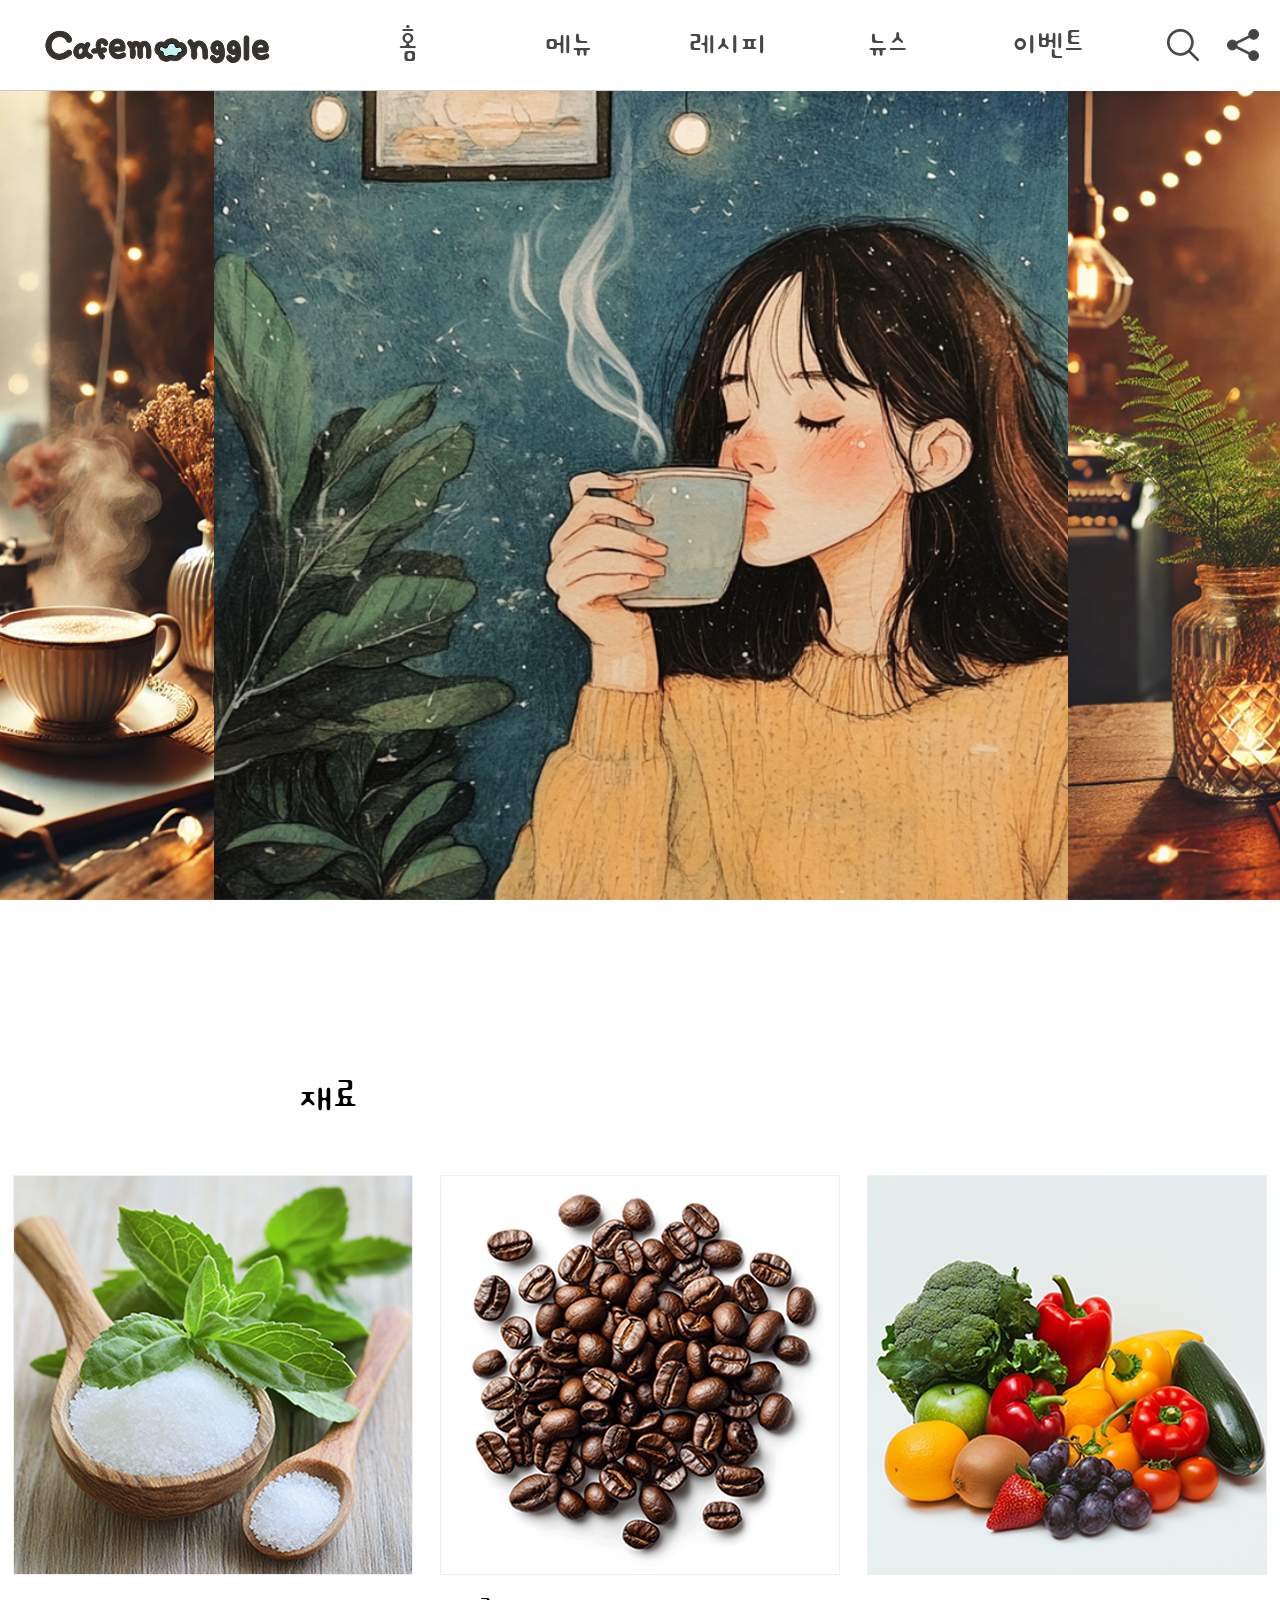
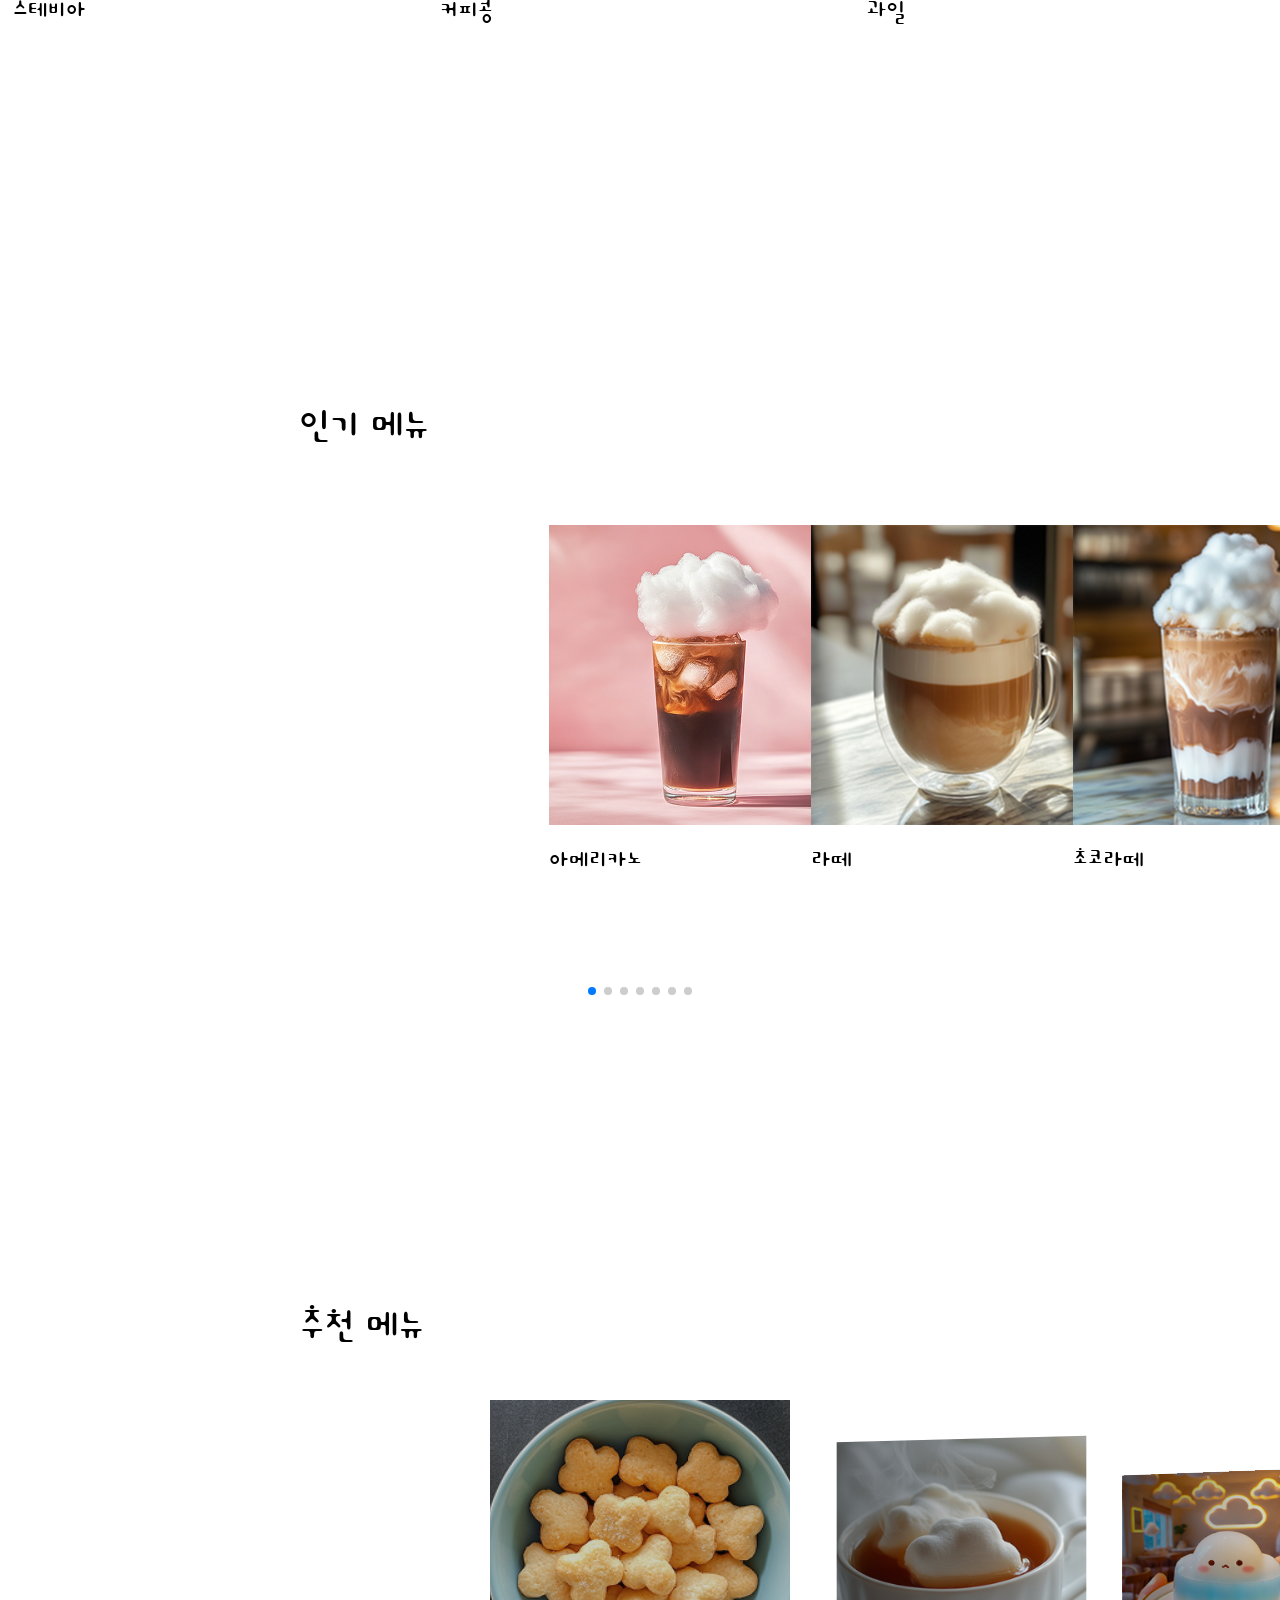
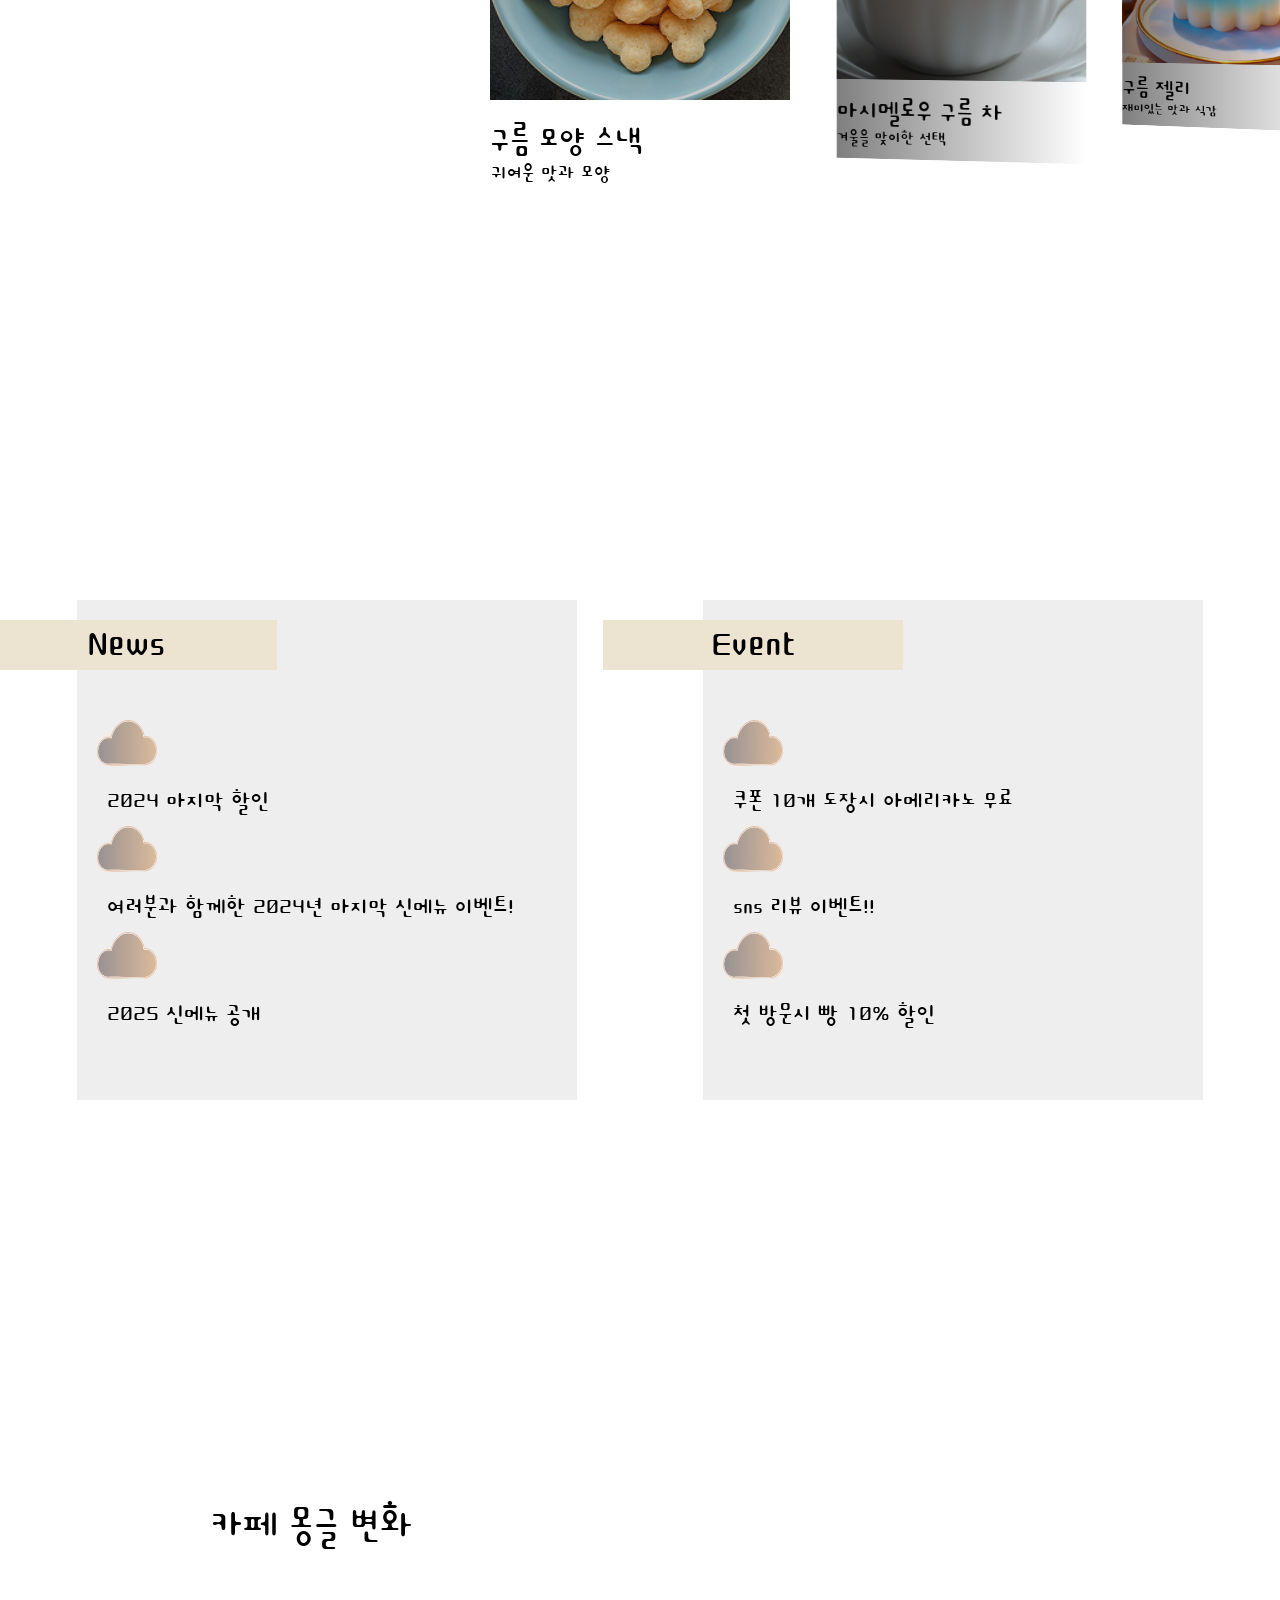
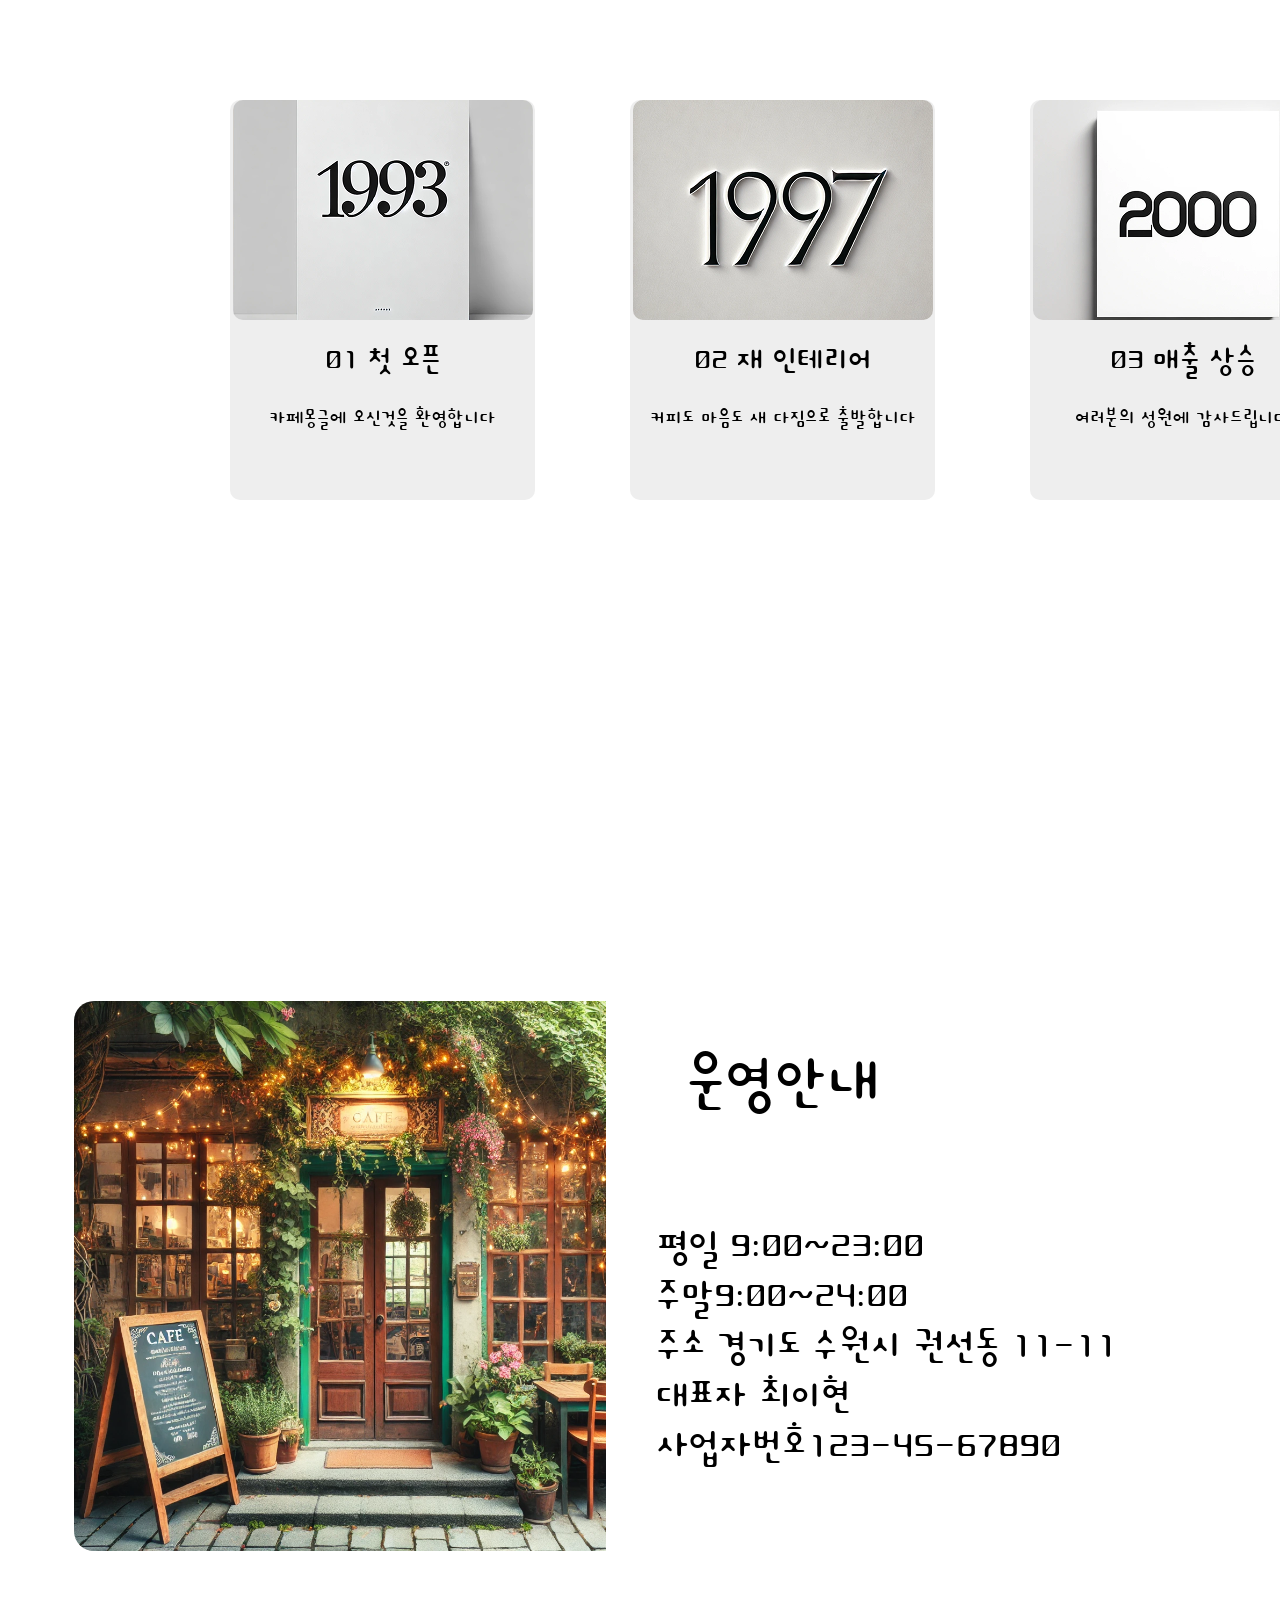
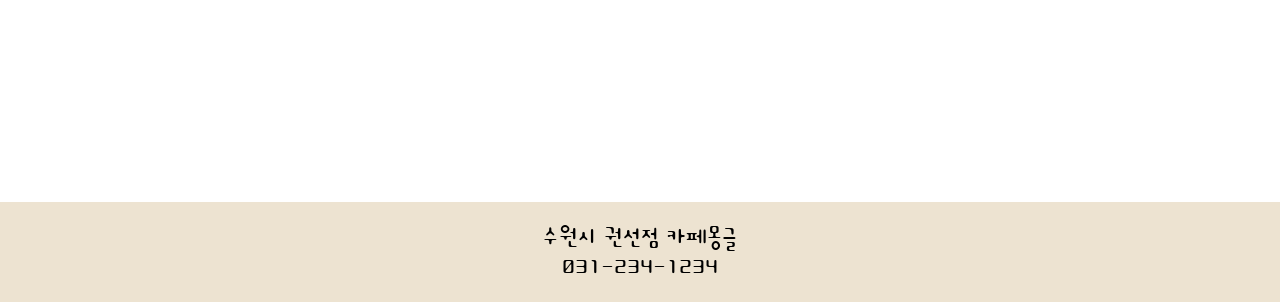
<file: cafe_monggle/index.html>
<!DOCTYPE html>
<html lang="ko">

<head>
   <meta charset="UTF-8">
   <meta name="viewport" content="width=device-width, initial-scale=1, minimum-scale=1, maximum-scale=1" />
   <meta name="description" content="cafe_monggle">
   <meta name="keywords" content="개인카페,몽글몽글,카페몽글">
   <meta name="author" content="cyh">
   <meta name="viewport" content="width=device-width, initial-scale=1.0">
   <title>카페 몽글</title>
   <script src="https://code.jquery.com/jquery-3.7.1.min.js"
      integrity="sha256-/JqT3SQfawRcv/BIHPThkBvs0OEvtFFmqPF/lYI/Cxo=" crossorigin="anonymous"></script>
   <script src="https://cdn.jsdelivr.net/npm/swiper@11/swiper-bundle.min.js"></script>
   <script src="js/main.js"></script>
   <link rel="shortcut icon" href="img/logo.png" type="image/x-icon">
   <link rel="stylesheet" href="https://cdn.jsdelivr.net/npm/swiper@11/swiper-bundle.min.css" />
   <link rel="stylesheet" href="css/reset.css">
   <link rel="stylesheet" href="css/common.css">
   <link rel="stylesheet" href="css/main_style.css">
</head>

<body>
   <div class="wrap">
      <header>
         <div class="inner">
            <h1><a href="#"><img src="img/logo.png" alt=카페몽글></a></h1>
            <nav>
               <ul class="gnb">
                  <li><a href="#">홈</a>
                  </li>
                  <li><a href="#">메뉴</a>
                     <ul class="sub">
                        <li><a href="#">커피</a></li>
                        <li><a href="#">음료</a></li>
                        <li><a href="#">디저트</a></li>
                        <li><a href="#">굿즈</a></li>
                     </ul>
                  </li>
                  <li><a href="#">레시피</a>
                     <ul class="sub">
                        <li><a href="#">커피</a></li>
                        <li><a href="#">음료</a></li>
                        <li><a href="#">디저트</a></li>
                     </ul>
                  </li>
                  <li><a href="#">뉴스</a>
                     <ul class="sub">
                        <li><a href="#">가게 소식</a></li>
                        <li><a href="#">메뉴 신상</a></li>
                        <li><a href="#">후기</a></li>
                     </ul>
                  </li>
                  <li><a href="#">이벤트</a></li>
               </ul>
            </nav>
            <div class="top_icons">
               <a href="#"><img src="img/Search.png" alt="돋보기"></a>
               <a href="#"><img src="img/Share.png" alt="공유"></a>
            </div><!-- //top_icons -->
         </div><!-- //inner -->
      </header>
      <div class="main_visual swiper">
         <ul class="swiper-wrapper">
            <li class="swiper-slide slide1"><a href="#"></a></li>
            <li class="swiper-slide slide2"><a href="#"></a></li>
            <li class="swiper-slide slide3"><a href="#"></a></li>
         </ul>
      </div><!-- //.main_visual -->

      <section class="contents1">

         <div class="inner">
            <h2><a href="#">재료</a></h2>
            <article>
               <a href="img/stevia_explain_img.png">
                  <div class="img_box">
                     <img src="img/stevia.png" alt="">
                  </div>
                  <p>스테비아</p>
               </a>
            </article>
            <article>
               <a href="img/coffeebean_explain_img.png">
                  <div class="img_box">
                     <img src="img/coffeebean.png" alt="">
                  </div>
                  <p>커피콩</p>
               </a>
            </article>
            <article>
               <a href="img/fruits_explain_img.png">
                  <div class="img_box">
                     <img src="img/fruit_vegetable.png" alt="">
                  </div>
                  <p>과일</p>
               </a>
            </article>
         </div><!-- //ingredient -->
      </section><!-- //contents1 -->

      <section class="contents2 swiper">
         <h2 class="inner"><a href="#"></a>인기 메뉴</h2>
         <div class="swiper-wrapper">
            <article class="swiper-slide americano">
               <a href="#"><img src="img/img01.png" alt="">
                  <p>아메리카노</p>
               </a>
            </article>
            <article class="swiper-slide latte">
               <a href="#"><img src="img/img02.png" alt="">
                  <p>라떼</p>
               </a>
            </article>
            <article class="swiper-slide choco_latte">
               <a href="#"><img src="img/img03.png" alt="">
                  <p>초코라떼</p>
               </a>
            </article>
            <article class="swiper-slide bread">
               <a href="#"><img src="img/img04.png" alt="">
                  <p>빵</p>
               </a>
            </article>
            <article class="swiper-slide ice_tea">
               <a href="#"><img src="img/img05.png" alt="">
                  <p>아이스티</p>
               </a>
            </article>
            <article class="swiper-slide vanila_latte">
               <a href="#"><img src="img/vanilla_latte.png" alt="">
                  <p>바닐라라떼</p>
               </a>
            </article>
            <article class="swiper-slide caramel_macchiato">
               <a href="#"><img src="img/caramel_macchiato.png" alt="">
                  <p>캬라멜마끼아또</p>
               </a>
            </article>
         </div><!-- //popular_menu -->
         <div class="swiper-pagination"></div>
      </section><!-- //contents2 -->

      <!-- swiper에서 cover flow로 슬라이드하자. -->
      <section class="season_menu">
         <h2><a href="#">추천 메뉴</a></h2>
         <div class="swiper">
            <ul class="swiper-wrapper slide">
               <li class="swiper-slide slide1">
                  <a href="#"><img src="img/snack.png" alt="slide1">
                     <p>구름 모양 스낵</p>귀여운 맛과 모양
                  </a>
               </li>
               <li class="swiper-slide slide2">
                  <a href="#"><img src="img/tea.png" alt="slide2">
                     <p>마시멜로우 구름 차</p>겨울을 맞이한 선택
                  </a>
               </li>
               <li class="swiper-slide slide3">
                  <a href="#"><img src="img/jelly.png" alt="slide3">
                     <p>구름 젤리</p>재미있는 맛과 식감
                  </a>
               </li>
               <li class="swiper-slide slide4">
                  <a href="#"><img src="img/snack.png" alt="slide1">
                     <p>구름 모양 스낵</p>귀여운 맛과 모양
                  </a>
               </li>
               <li class="swiper-slide slide5">
                  <a href="#"><img src="img/tea.png" alt="slide2">
                     <p>마시멜로우 구름 차</p>겨울을 맞이한 선택
                  </a>
               </li>
            </ul>
         </div>
      </section><!-- //season_menu -->


      <section class="content3">
         <article class="news_box">
            <h2 class="title1"><a href="#"><p>News</p></a></h2>
            <ul>
               <li><a href="#"><img src="img/cloud.png" alt="">
                    <p>2024 마지막 할인</p>
                  </a></li>
               <li><a href="#"><img src="img/cloud.png" alt="">
                  <p>여러분과 함께한 2024년
                        마지막 신메뉴 이벤트!</p>
                  </a></li>
               <li><a href="#"><img src="img/cloud.png" alt="">
                  <p>2025 신메뉴 공개</p>
                  </a></li>
            </ul>
         </article>
         <article class="event_box">
            <h2 class="title2"><a href="#"></a><p>Event</p></h2>
            <ul>
               <li><a href="#"><img src="img/cloud.png" alt="">
                  <p>쿠폰 10개 도장시 아메리카노 무료</p>
                  </a></li>
               <li><a href="#"><img src="img/cloud.png" alt="">
                  <p>sns 리뷰 이벤트!!</p>
                  </a></li>
               <li><a href="#"><img src="img/cloud.png" alt="">
                  <p>첫 방문시 빵 10% 할인</p>
                  </a></li>
            </ul>
         </article>
      </section>

      <section class="period">
         <div class="period_box">
            <h2>카페 몽글 변화</h2>
         </div><!-- //period_box -->
         <ul>
            <li><a href="#"><img src="img/KakaoTalk_20250118_180842877 1.png" alt="">
                  <p>01 첫 오픈</p><br>카페몽글에 오신것을 환영합니다
               </a></li>
            <li><a href="#"><img src="img/KakaoTalk_20250118_180842608 1.png" alt="">
                  <p>02 재 인테리어</p><br>커피도 마음도 새 다짐으로 출발합니다
               </a></li>
            <li><a href="#"><img src="img/KakaoTalk_20250118_180842371 1.png" alt="">
                  <p>03 매출 상승</p><br>여러분의 성원에 감사드립니다
               </a></li>
            <li><a href="#"><img src="img/KakaoTalk_20250118_180842156 1.png" alt="">
                  <p>04 지역 신문</p><br>오늘도 카페몽글에서 커피 한잔하세요
               </a></li>
         </ul>
      </section><!-- //period -->

      <div class="information">
         <div class="info_pic">
            <a href="#"><img src="img/cafe_img.webp" alt=""></a>
         </div><!-- info_pic -->
         <div class="info_txt">
            <p>운영안내</p>
            <div class="explain">
               평일 9:00~23:00
               <br>주말9:00~24:00
               <br>주소 경기도 수원시 권선동 11-11
               <br>대표자 최이현
               <br>사업자번호123-45-67890
            </div><!-- //explain -->
         </div><!-- //info_txt -->
      </div><!-- //infomation -->

      <footer>
            <p>수원시 권선점 카페몽글<br> 031-234-1234</p>
      </footer>
   </div><!-- //wrap -->
</body>

</html>
</file>
<file: cafe_monggle/css/common.css>
@charset "utf-8";
@import url('https://fonts.googleapis.com/css2?family=Cute+Font&display=swap');
/* box-sizing:content-box는 기본값이다.
따라서 border-box로 바꿔줘야 한다. */
* {
    box-sizing: border-box;
}

/* 왠만하면 구글폰트만 사용하고 :root에다가 --main-font-family:''; --main-red-color:#f00; 컬러 등등등 */
:root {
    --main-font-family: "Cute Font", 'sans-serif';
    --main-black-color: #464646;
    --main-red-color: #FF6060;
    --main_pink_color: #FFCADB;
}

body {
    font-family: var(--main-font-family);
}

.wrap {
    width: 100%;
    overflow: hidden;
}

h2{
    margin-left: 300px;
}
/* wrap에 height값 주지말자.
자식한테 주는게 정확하다. */

header {
    width: 100%;
    height: 90px;
    color: var(--main-black-color);
    position: relative;
    z-index: 10;
}

header .inner {
    height: 100%;
    display: flex;
    justify-content: space-between;
    align-items: center;
}
header nav ul.gnb{
    width: 800px;
    text-align: center;
    display: flex;
}
header nav ul.gnb>li {
    flex: 1;
    width: 100px;
    font-size: 40px;
    position: relative;
}
header nav ul.gnb>li>a{
    display: block;
    height: 90px;
    line-height: 90px;
}
header nav ul.gnb>li>ul.sub{
    position: absolute;
    display: none;
    width: 100%;
    left: 0;
    top: 90px;
    font-size: 20px;

}
header nav ul.gnb>li>ul.sub li{
    line-height: 50px;
    height: 50px;
    background: yellow;
}
header nav ul.gnb>li>ul.sub li a{
    display: block;
}
.top_icons{display: flex; gap: 20px;}
</file>
<file: cafe_monggle/css/main_style.css>
@charset "utf-8";

.main_visual {
    width: 100%;
    height: calc(100vh - 90px);
    /* border-top: 1px solid var(--main-black-color); */
    /*     padding: 90px 0; */

}

.main_visual ul {
    border: 1px solid #ccc;
    width: 100%;
    height: 100%;
}

.main_visual ul li {
    width: 80%;
    background-repeat: no-repeat;
    background-size: cover;
    background-color: #ccc;
}

.main_visual ul li.slide1 {
    background-image: url(../img/mainpic2.png);
}

.main_visual ul li.slide2 {
    background-image: url(../img/mainpic3.png);
}

.main_visual ul li.slide3 {
    background-image: url(../img/main_pic.png);
}

section {
    width: 100%;
    height: 100vh;
}

section h2 {
    font-size: 50px;
    width: 100%;
    margin-bottom: 50px;
}

section p {
    font-size: 30px;
    margin-top: 20px;
}

.contents1 {

    /*     height: 1002px; */
    justify-content: center;
    align-items: center;
}

.contents1 .inner {
    display: flex;
    flex-wrap: wrap;
    height: 100vh;
    justify-content: space-between;
    align-content: center;
}

.contents1 article .img_box {
    width: 400px;
    height: 400px;
    overflow: hidden;
    border: 1px solid #eee;
    /*     padding: 50px; */
}

.contents1 article .img_box img {
    transition: .6s;
}

.contents1 article .img_box:hover img {
    transform: scale(1.1);
}




.contents2 {
    /* background: yellow; */
    display: flex;
    flex-direction: column;
    justify-content: center;
    height: 100vh;
}

.contents2 .swiper-wrapper {
    height: 400px;
}

.contents2 article {
    padding: 25px;
    width: 500px;
    height: 100%;
    background-size: cover;
    /* background: #ccc; */
}

.contents2 section article .swiper-slideamericano {
    background-image: url(../img/img01.png);
}

.contents2 section article .swiper-slidelatte {
    background-image: url(../img/img02.png);
}

.contents2 section article .swiper-slidechoco_latte {
    background-image: url(../img/img03.png);
}

.contents2 section article .swiper-slidebread {
    background-image: url(../img/img04.png);
}

.contents2 section article .swiper-slideice_tea {
    background-image: url(../img/img05.png);
}

.contents2 section article .swiper-slidevanila_latte {
    background-image: url(../img/vanilla_latte.png);
}

.contents2 section article .swiper-slidecaramel_macchiato {
    background-image: url(../img/caramel_macchiato.png);
}

.contents2 .swiper-pagination {
    bottom: 100px;
    /*     margin-bottom: 150px; */
}

.season_menu{
    width: 100%;
    height: 100vh;
    display: flex;
}

.season_menu{
    display: flex;
    flex-direction: column;
    justify-content: center;
}
.season_menu h2{
    margin-left: 300px;
}
.season_menu p {
    font-size: 50px;
}
.season_menu .swiper{
    width: 100%;
    height: 400px;
    justify-content: center;
    align-items: center;
}
.season_menu .slide {

}
.season_menu li {
    width: 300px;
    font-size: 25px;
    
/*     width: 302px;
    height: 350px; */
}
.season_menu li img{width: 300px; height: 300px; object-fit: cover;}

.season_menu .slide p {
    font-size: 40px;
}

.content3{
    width: 100%;
    height: 100vh;
    display: flex;
    justify-content: center;
    align-items: center;
}
.content3 .title1{
    background: #ede3d1;
    width: 300px;
    height: 50px;
    margin-left: -100px;
}
.content3 .title1 p{
    display: block;
    font-size: 50px;
    text-align: center;
}
.content3 .news_box{
    width: 500px;
    background: #eee;
    height: 500px;
    margin-right: 50px;
}
.content3 .news_box li{
    font-size: 20px;
}
.content3 .news_box li p{
    font-size: 30px;
    padding: 0 30px;
    margin-top: 10px;
    line-height: 50px;
}
.content3 .news_box li img{
    width: 80px;
    padding-left: 20px;
}
.content3 .title2{
    background: #ede3d1;
    width: 300px;
    height: 50px;
    margin-left: -100px;
}
.content3 .title2 p{
    display: block;
    font-size: 50px;
    text-align: center;
}
.content3 .event_box{
    width: 500px;
    background: #eee;
    height: 500px;
}
.content3 .event_box li p{
    font-size: 30px;
    padding: 0 30px;
    margin-top: 10px;
    line-height: 50px;
}
.content3 .event_box li img{
    width: 80px;
    padding-left: 20px;
}

.period {
    width: 100%;
    height: 100vh
}

.period_box {
    width: 1600px;
    height: 100px;
    display: flex;
    justify-content: center;
    align-items: center;
    border-bottom: none;
    margin-left: 150px;
    margin-top: 200px;
}
.period li{
    justify-content: center;
    font-size: 20px;
    text-align: center;
}

.period h2 {
    font-size: 50px;
    margin-left: 60px;
}

.period ul {

    width: 1600px;
    height: 550px;
    display: flex;
    margin-left: 150px;
}

.period ul li {
    width: 305px;
    height: 400px;
    justify-content: center;
    margin-left: 80px;
    margin-top: 100px;
    font-size: 25px;
    background: #eee;
    border-radius: 10px;
}
.period ul li img{
    display: block;
    border-radius: 10px;
}
.period ul li p {
    font-size: 40px;
}

.information {
    width: 100%;
    height: 1002px;
    display: flex;
    justify-content: center;
    align-items: center;
}

.info_txt {
    width: 600px;
    height: 600px;
    background: #fff;
}

.information p {
    font-size: 80px;
    line-height: 100px;
    padding: 30px 80px;
}

.information .explain {
    font-size: 50px;
    margin-top: 60px;
    padding: 0 50px;
}

.information .info_pic {
    width: 30%;
    height: 600px;
}

.information .info_pic img {
    width: 550px;
    border-radius: 20px;
}

footer {
    display: flex;
    width: 100%;
    height: 100px;
    background: #ede3d1;
}

footer p {
    display: block;
    font-size: 30px;
    line-height: 30px;
    align-content: center;
    text-align: center;
}
</file>
